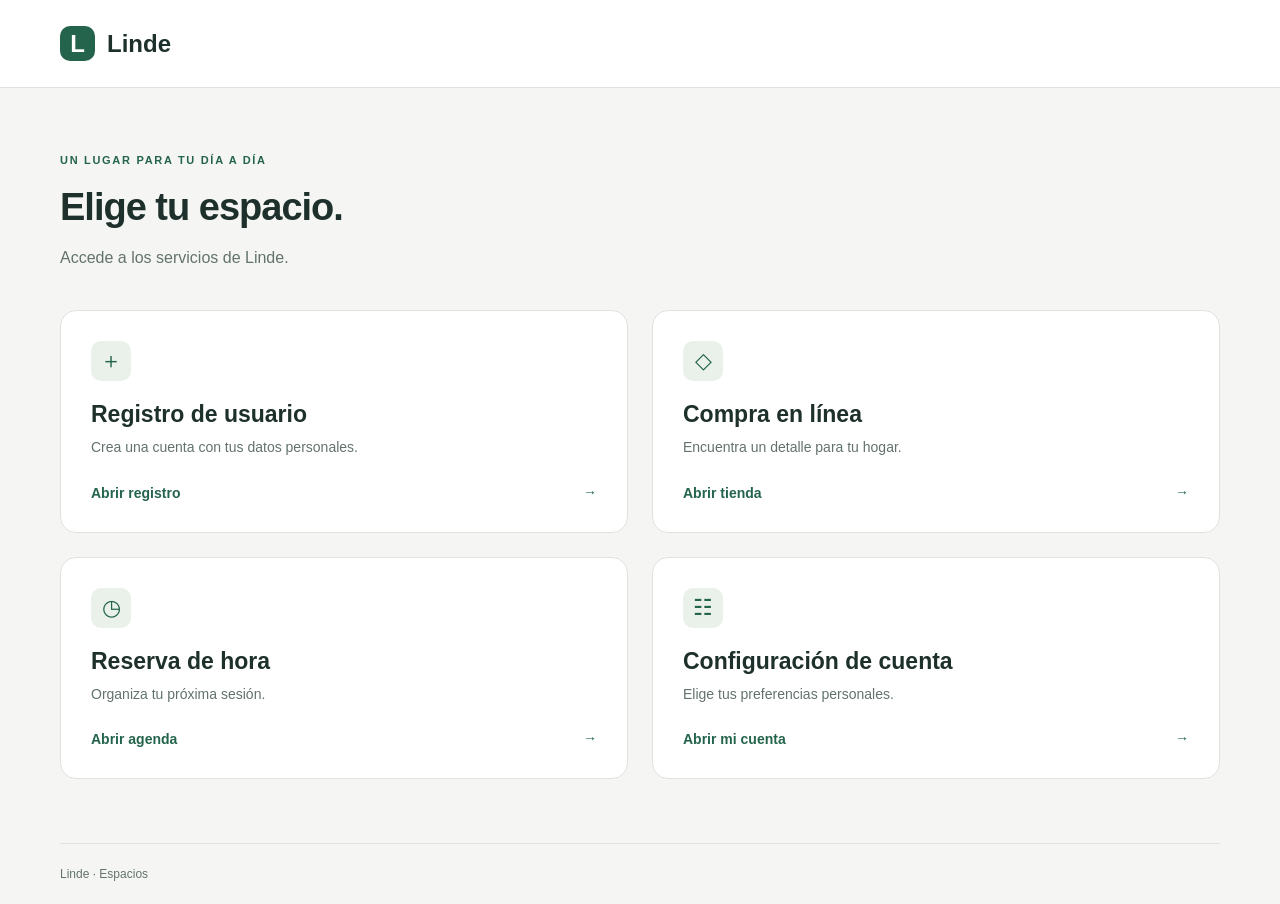
<file: index.html>
<!doctype html>
<html lang="es">
<head>
  <meta charset="utf-8">
  <meta name="viewport" content="width=device-width,initial-scale=1">
  <title>Espacios · Linde</title>
  <style>
    * {
      box-sizing:border-box
    }
    
    body {
      margin:0;
      background:#f5f6f3;
      color:#1e302b;
      font-family:'Segoe UI',Arial,sans-serif
    }
    
    header {
      height:88px;
      background:#fff;
      border-bottom:1px solid #dde4de;
      padding:0 max(40px,calc((100vw - 1160px)/2));
      display:flex;
      align-items:center;
      gap:12px;
      font-size:24px;
      font-weight:650
    }
    
    .mark {
      width:35px;
      height:35px;
      border-radius:10px;
      background:#24644c;
      color:white;
      display:grid;
      place-items:center
    }
    
    main {
      max-width:1160px;
      margin:auto;
      padding:64px 0
    }
    
    h1 {
      font-size:38px;
      letter-spacing:-1px;
      margin:0 0 15px
    }
    
    p {
      color:#63736b;
      line-height:1.6
    }
    
    .eyebrow {
      font-size:11px;
      color:#24644c;
      letter-spacing:1.7px;
      text-transform:uppercase;
      font-weight:650;
      margin:0 0 16px
    }
    
    .spaces {
      display:grid;
      grid-template-columns:1fr 1fr;
      gap:24px;
      margin-top:40px
    }
    
    a {
      padding:30px;
      background:white;
      border:1px solid #dde4de;
      border-radius:16px;
      color:inherit;
      text-decoration:none;
      display:block
    }
    
    a:hover {
      border-color:#24644c
    }
    
    a:focus-visible {
      outline:3px solid #96bda7;
      outline-offset:4px
    }
    
    h2 {
      font-size:23px;
      margin:20px 0 8px
    }
    
    a p {
      margin:0 0 25px;
      font-size:14px
    }
    
    .icon {
      width:40px;
      height:40px;
      border-radius:10px;
      background:#eaf1eb;
      color:#24644c;
      display:grid;
      place-items:center;
      font-size:22px
    }
    
    .entry {
      font-size:14px;
      font-weight:600;
      color:#24644c
    }
    
    .arrow {
      float:right
    }
    
    footer {
      max-width:1160px;
      margin:0 auto;
      padding:23px 0;
      border-top:1px solid #dde4de;
      font-size:12px;
      color:#63736b
    }
    
    @media(max-width:1240px) {
      main {
        padding:42px 25px
      }
      footer {
        margin:0 25px
      }
    }
    
    @media(max-width:650px) {
      .spaces {
        grid-template-columns:1fr
      }
      h1 {
        font-size:30px
      }
    }
      </style>
</head>
<body>
  <header><span class="mark">L</span>Linde</header>
  <main>
    <p class="eyebrow">Un lugar para tu día a día</p>
    <h1>Elige tu espacio.</h1>
    <p>Accede a los servicios de Linde.</p>
    <div class="spaces">
      <a href="interfaces/registro/index.html"><span class="icon" aria-hidden="true">＋</span><h2>Registro de usuario</h2><p>Crea una cuenta con tus datos personales.</p><span class="entry">Abrir registro <span class="arrow" aria-hidden="true">→</span></span></a>
      <a href="interfaces/compra/index.html"><span class="icon" aria-hidden="true">◇</span><h2>Compra en línea</h2><p>Encuentra un detalle para tu hogar.</p><span class="entry">Abrir tienda <span class="arrow" aria-hidden="true">→</span></span></a>
      <a href="interfaces/reserva/index.html"><span class="icon" aria-hidden="true">◷</span><h2>Reserva de hora</h2><p>Organiza tu próxima sesión.</p><span class="entry">Abrir agenda <span class="arrow" aria-hidden="true">→</span></span></a>
      <a href="interfaces/configuracion/index.html"><span class="icon" aria-hidden="true">☷</span><h2>Configuración de cuenta</h2><p>Elige tus preferencias personales.</p><span class="entry">Abrir mi cuenta <span class="arrow" aria-hidden="true">→</span></span></a>
    </div>
  </main>
  <footer>Linde · Espacios</footer>
</body>
</html>
</file>
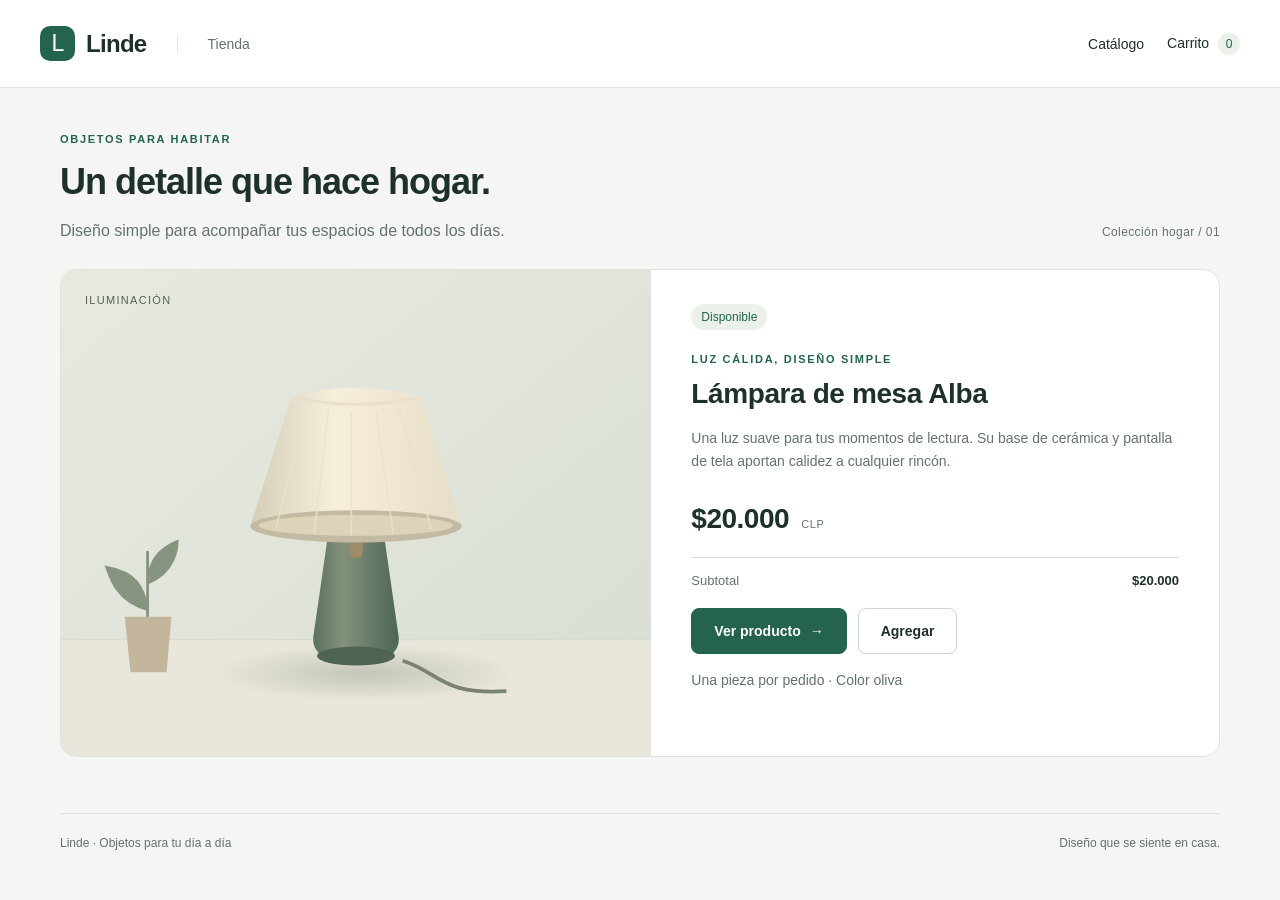
<file: interfaces/compra/index.html>
<!doctype html>
<html lang="es">
<head>
  <meta charset="utf-8">
  <meta name="viewport" content="width=device-width, initial-scale=1">
  <title>Tienda · Linde</title>
  <link rel="stylesheet" href="style.css">
</head>
<body>
  <header class="site-header">
    <div class="brand"><span class="brand-mark" aria-hidden="true">L</span>Linde</div>
    <span class="header-label">Tienda</span>
    <nav class="shop-nav" aria-label="Tienda">
      <button type="button" class="nav-button" data-view="catalogo">Catálogo</button>
      <button type="button" class="nav-button" data-view="carrito">Carrito <span class="cart-count" id="cart-count">0</span></button>
    </nav>
  </header>
  <main class="page">
    <section id="catalogo" class="view">
      <div class="catalog-heading"><div><p class="eyebrow">Objetos para habitar</p><h1 tabindex="-1">Un detalle que hace hogar.</h1><p class="lead">Diseño simple para acompañar tus espacios de todos los días.</p></div><span class="collection-note">Colección hogar / 01</span></div>
      <article class="catalog-product card">
        <div class="product-scene"><span class="scene-tag">Iluminación</span><img src="alba.svg" alt="Lámpara Alba con pantalla color crema y base verde oliva" width="620" height="510"></div>
        <div class="catalog-copy"><span class="badge">Disponible</span><p class="eyebrow product-kicker">Luz cálida, diseño simple</p><h2>Lámpara de mesa Alba</h2><p class="muted">Una luz suave para tus momentos de lectura. Su base de cerámica y pantalla de tela aportan calidez a cualquier rincón.</p><p class="price">$20.000 <span>CLP</span></p><dl class="price-summary catalog-summary"><div><dt>Subtotal</dt><dd>$20.000</dd></div></dl><div class="product-actions"><button class="button" type="button" data-view="detalle">Ver producto <span aria-hidden="true">→</span></button><button class="button secondary" type="button" id="catalog-add">Agregar</button></div><p class="product-small muted">Una pieza por pedido · Color oliva</p></div>
      </article>
    </section>

    <section id="detalle" class="view" hidden>
      <button class="text-button back-link" type="button" data-view="catalogo">← Volver al catálogo</button>
      <div class="detail-grid"><div class="product-scene detail-scene"><img src="alba.svg" alt="Lámpara de mesa Alba, pantalla de tela crema y base de cerámica oliva" width="620" height="510"></div><div class="detail-copy"><p class="eyebrow">Iluminación / Colección hogar</p><h1 tabindex="-1">Lámpara de mesa Alba</h1><p class="price">$20.000 <span>CLP</span></p><p class="muted">El equilibrio entre una base de cerámica de acabado mate y una pantalla de tela que filtra la luz. Ideal para una mesa de noche o un rincón de lectura.</p><dl class="specifications"><div><dt>Color</dt><dd>Oliva y crema</dd></div><div><dt>Medidas</dt><dd>38 cm de alto × 24 cm de diámetro</dd></div><div><dt>Incluye</dt><dd>Ampolleta LED de luz cálida</dd></div><div><dt>Cantidad</dt><dd>1 unidad</dd></div></dl><button class="button wide" type="button" id="detail-add">Añadir al carrito</button><p class="muted product-small">Disponible para tu pedido</p></div></div>
    </section>

    <section id="carrito" class="view" hidden>
      <p class="eyebrow">Tu selección</p><h1 tabindex="-1">Carrito</h1><p class="lead">Revisa tu producto antes de continuar.</p>
      <div id="cart-filled" class="cart-layout" hidden><article class="card cart-item"><div class="cart-image"><img src="alba.svg" alt="Lámpara Alba" width="160" height="145"></div><div class="cart-description"><p class="eyebrow">Iluminación</p><h2>Lámpara de mesa Alba</h2><p class="muted">Oliva y crema · Cantidad: 1</p><button class="text-button remove-button" type="button" id="remove-item">Eliminar</button></div><strong class="item-price">$20.000</strong></article><aside class="card order-summary"><h2>Resumen del pedido</h2><dl class="price-summary"><div><dt>Subtotal</dt><dd>$20.000</dd></div></dl><button class="button wide" type="button" data-view="pago">Continuar al pago <span aria-hidden="true">→</span></button></aside></div>
      <div id="cart-empty" class="card empty-cart"><div class="empty-icon" aria-hidden="true">◇</div><h2>Tu carrito está vacío</h2><p class="muted">Encuentra un detalle para tu hogar en nuestro catálogo.</p><button class="button" type="button" data-view="catalogo">Ir al catálogo</button></div>
      <button class="text-button back-link" type="button" data-view="catalogo" id="keep-shopping" hidden>← Seguir comprando</button>
    </section>

    <section id="pago" class="view" hidden>
      <button class="text-button back-link" type="button" data-view="carrito">← Volver al carrito</button><p class="eyebrow">Último paso</p><h1 tabindex="-1">Completa tu compra</h1><p class="lead">Revisa el pedido e ingresa los datos de pago.</p>
      <div class="checkout-layout"><div><section class="card delivery-address"><div class="section-number" aria-hidden="true">1</div><div><h2>Dirección de entrega</h2><p>Clara Araya · Los Alerces 184<br><span class="muted">Providencia, Región Metropolitana</span></p><span class="address-caption">Dirección ficticia para esta compra</span></div></section><form id="payment-form" class="card payment-card" novalidate autocomplete="off"><div class="form-title"><span class="section-number" aria-hidden="true">2</span><h2>Datos de pago</h2></div><p class="payment-note">Compra ficticia, sin cargos. Utiliza estos datos de ejemplo:<br><strong>4242 4242 4242 4242</strong> · Vencimiento <strong>12/30</strong> · CVC <strong>123</strong>.<br>No ingreses datos reales. La información no se envía ni se guarda.</p><div id="payment-message" class="error" role="alert" hidden></div><div class="field"><label for="card-number">Número de tarjeta</label><input id="card-number" name="card-number" type="text" inputmode="numeric" autocomplete="off" maxlength="23" placeholder="0000 0000 0000 0000"></div><div class="payment-fields"><div class="field"><label for="card-expiry">Vencimiento</label><input id="card-expiry" name="card-expiry" type="text" inputmode="numeric" autocomplete="off" maxlength="5" placeholder="MM/AA"></div><div class="field"><label for="card-cvc">CVC</label><input id="card-cvc" name="card-cvc" type="text" inputmode="numeric" autocomplete="off" maxlength="4" placeholder="000"></div></div><button class="button wide" type="submit">Pagar $24.990</button></form></div><aside class="card order-summary checkout-summary"><h2>Tu pedido</h2><div class="summary-product"><img src="alba.svg" alt="" width="80" height="80"><div><strong>Lámpara de mesa Alba</strong><p class="muted">Oliva y crema · 1 unidad</p></div></div><dl class="price-summary"><div><dt>Subtotal</dt><dd>$20.000</dd></div><div><dt>Envío</dt><dd>$4.990</dd></div><div class="total-row"><dt>Total</dt><dd>$24.990</dd></div></dl><p class="muted product-small">Valores expresados en pesos chilenos.</p></aside></div>
    </section>

    <section id="confirmacion" class="view" hidden>
      <article class="card confirmation-card"><div class="success-mark" aria-hidden="true">✓</div><p class="eyebrow">Pedido LD-1042</p><h1 tabindex="-1">Tu compra está lista.</h1><p class="lead">El pedido de tu lámpara de mesa Alba se completó correctamente.</p><div class="confirmation-detail"><span>Total de la compra</span><strong>$24.990</strong></div><p class="muted">Esta compra es ficticia. No se realizó ningún cargo.</p><button class="button" type="button" id="finish-shopping">Volver a la tienda</button></article>
    </section>
  </main>
  <footer class="footer"><span>Linde · Objetos para tu día a día</span><span>Diseño que se siente en casa.</span></footer>
  <script src="app.js"></script>
</body>
</html>
</file>
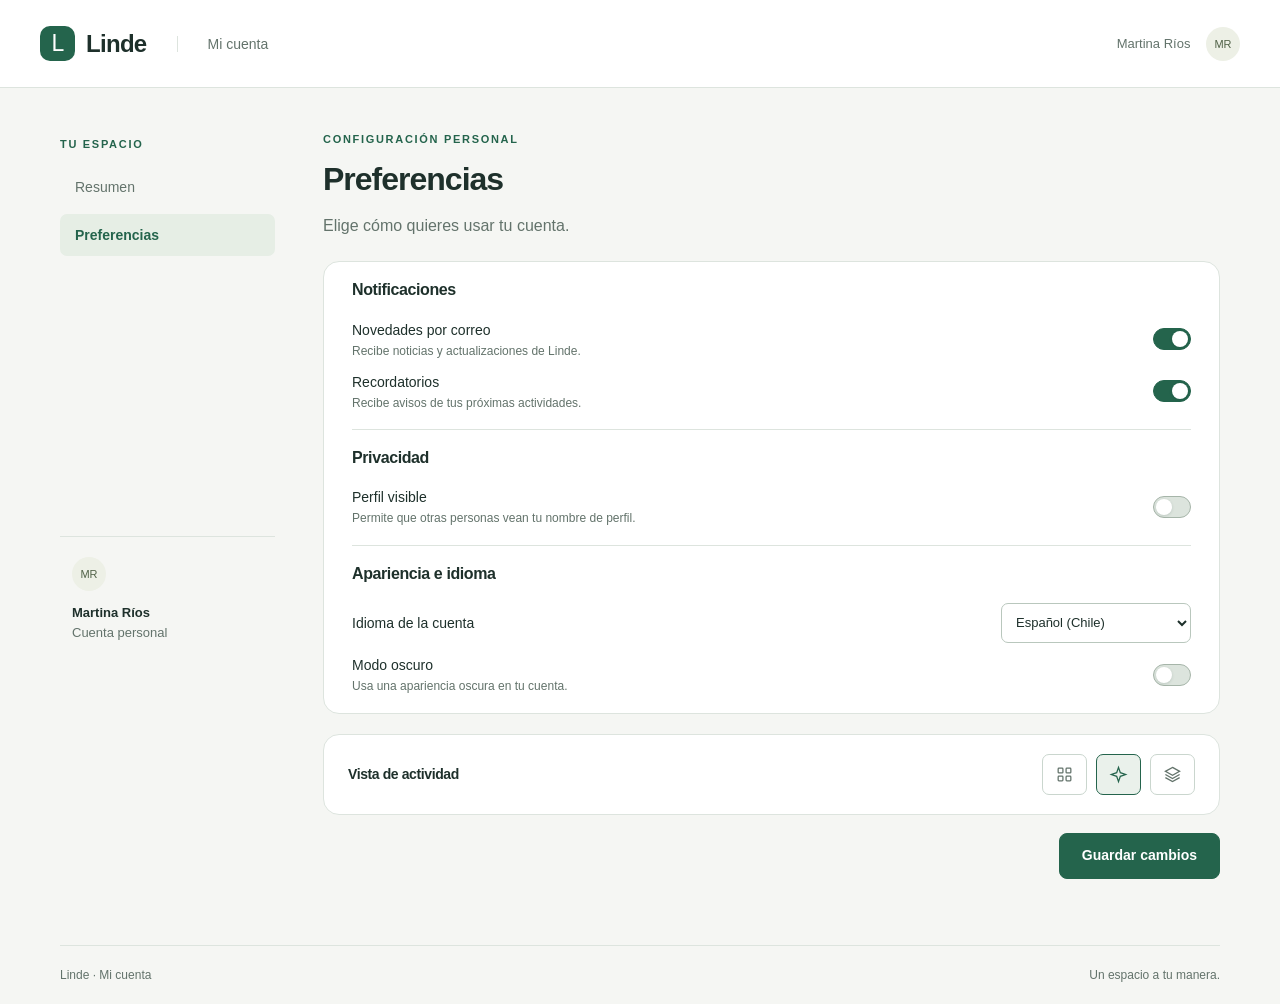
<file: interfaces/configuracion/index.html>
<!doctype html>
<html lang="es"><head><meta charset="utf-8"><meta name="viewport" content="width=device-width,initial-scale=1"><title>Mi cuenta · Linde</title><link rel="stylesheet" href="style.css"><script defer src="app.js"></script></head><body>
<header class="site-header"><div class="brand"><span class="brand-mark">L</span>Linde</div><span class="header-label">Mi cuenta</span><span class="header-end">Martina Ríos <span class="avatar">MR</span></span></header>
<div class="page"><div class="account-layout"><aside><p class="eyebrow">Tu espacio</p><nav aria-label="Cuenta"><button data-view="overview">Resumen</button><button data-view="preferences" class="current" aria-current="page">Preferencias</button></nav><div class="account-note"><span class="avatar">MR</span><strong>Martina Ríos</strong><span>Cuenta personal</span></div></aside><main id="content"></main></div></div>
<footer class="footer"><span>Linde · Mi cuenta</span><span>Un espacio a tu manera.</span></footer></body></html>
</file>
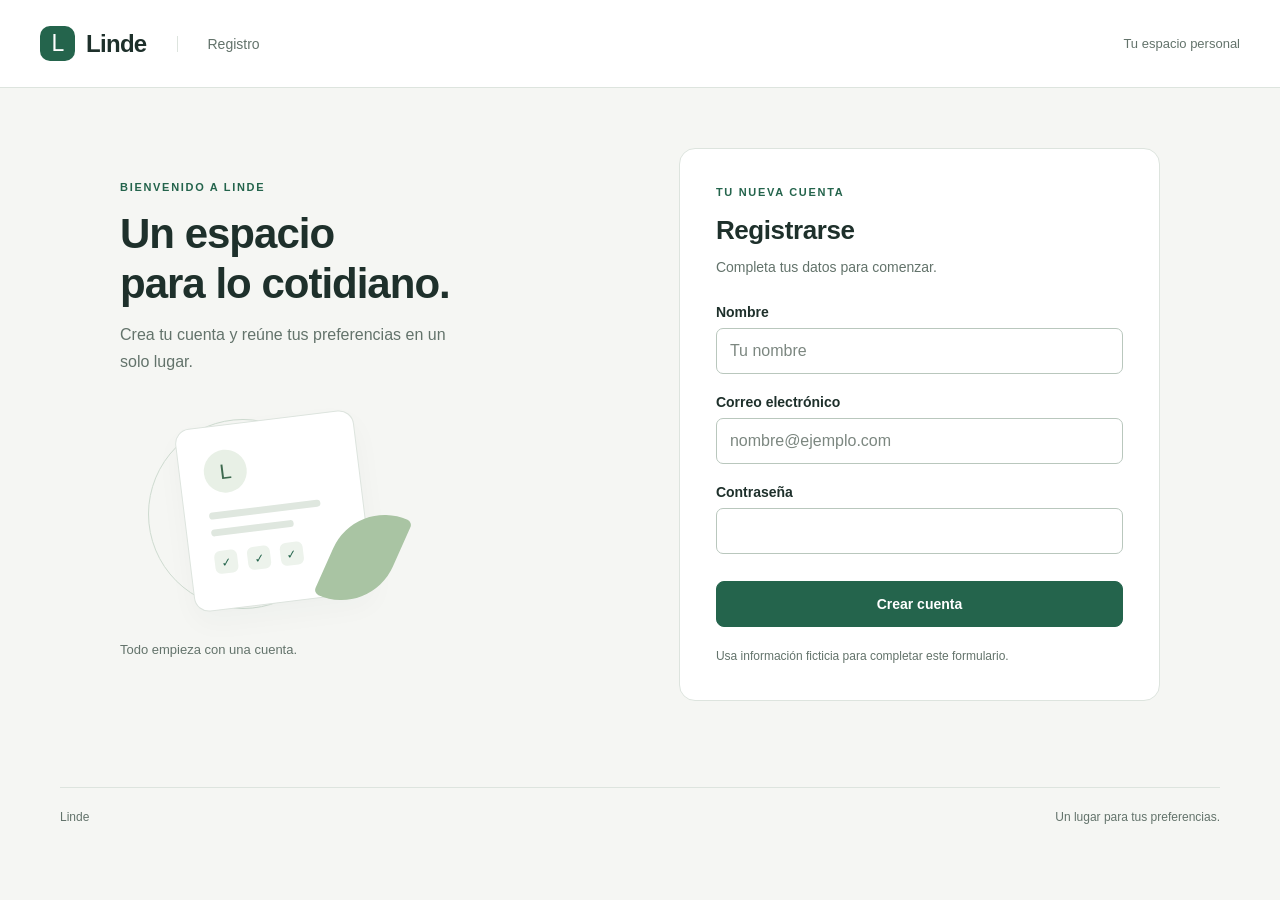
<file: interfaces/registro/index.html>
<!doctype html>
<html lang="es">
<head>
  <meta charset="utf-8">
  <meta name="viewport" content="width=device-width,initial-scale=1">
  <title>Crear cuenta · Linde</title>
  <link rel="stylesheet" href="style.css">
  <script src="app.js" defer></script>
</head>
<body>
  <header class="site-header">
    <div class="brand"><span class="brand-mark" aria-hidden="true">L</span>Linde</div>
    <span class="header-label">Registro</span>
    <span class="header-end">Tu espacio personal</span>
  </header>
  <main class="page">
    <div class="registration-layout" id="registration-view">
      <section class="intro" aria-labelledby="intro-title">
        <p class="eyebrow">Bienvenido a Linde</p>
        <h1 id="intro-title">Un espacio<br>para lo cotidiano.</h1>
        <p class="lead">Crea tu cuenta y reúne tus preferencias en un solo lugar.</p>
        <div class="intro-illustration" aria-hidden="true">
          <div class="illustration-ring"></div>
          <div class="illustration-sheet">
            <div class="illustration-avatar">L</div>
            <div class="illustration-line wide"></div>
            <div class="illustration-line"></div>
            <div class="illustration-chip"><span>✓</span><span>✓</span><span>✓</span></div>
          </div>
          <div class="illustration-leaf"></div>
        </div>
        <p class="intro-caption">Todo empieza con una cuenta.</p>
      </section>
      <section class="card form-card" aria-labelledby="form-title">
        <p class="eyebrow">Tu nueva cuenta</p>
        <h2 id="form-title">Registrarse</h2>
        <p class="muted form-description">Completa tus datos para comenzar.</p>
        <div id="form-message" class="notice" role="alert"></div>
        <aside id="password-guide" class="password-guide" aria-labelledby="password-guide-title" hidden>
          <h3 id="password-guide-title">Requisitos de contraseña</h3>
          <ul><li>Mínimo 8 caracteres</li><li>Al menos una letra mayúscula</li><li>Al menos un número</li></ul>
        </aside>
        <form id="registration-form" novalidate>
          <div class="field">
            <label for="full-name">Nombre</label>
            <input id="full-name" name="name" type="text" autocomplete="name" placeholder="Tu nombre" required>
          </div>
          <div class="field">
            <label for="email">Correo electrónico</label>
            <input id="email" name="email" type="email" autocomplete="email" placeholder="nombre@ejemplo.com" required>
          </div>
          <div class="field">
            <label for="password">Contraseña</label>
            <input id="password" name="password" type="password" autocomplete="new-password" required>
          </div>
          <button type="submit" class="button submit-button" id="submit-button">Crear cuenta</button>
        </form>
        <p class="form-footnote">Usa información ficticia para completar este formulario.</p>
      </section>
    </div>
    <section class="card confirmation-card" id="confirmation-view" aria-labelledby="confirmation-title" hidden>
      <div class="success-mark" aria-hidden="true">✓</div>
      <p class="eyebrow">Ya eres parte de Linde</p>
      <h1 id="confirmation-title" tabindex="-1">Tu cuenta fue creada</h1>
      <p id="confirmation-greeting"></p>
      <div class="account-summary"><span class="muted">Correo de la cuenta</span><strong id="confirmation-email"></strong></div>
      <p class="confirmation-note muted">La creación de tu cuenta se completó correctamente.</p>
    </section>
  </main>
  <footer class="footer"><span>Linde</span><span>Un lugar para tus preferencias.</span></footer>
</body>
</html>
</file>
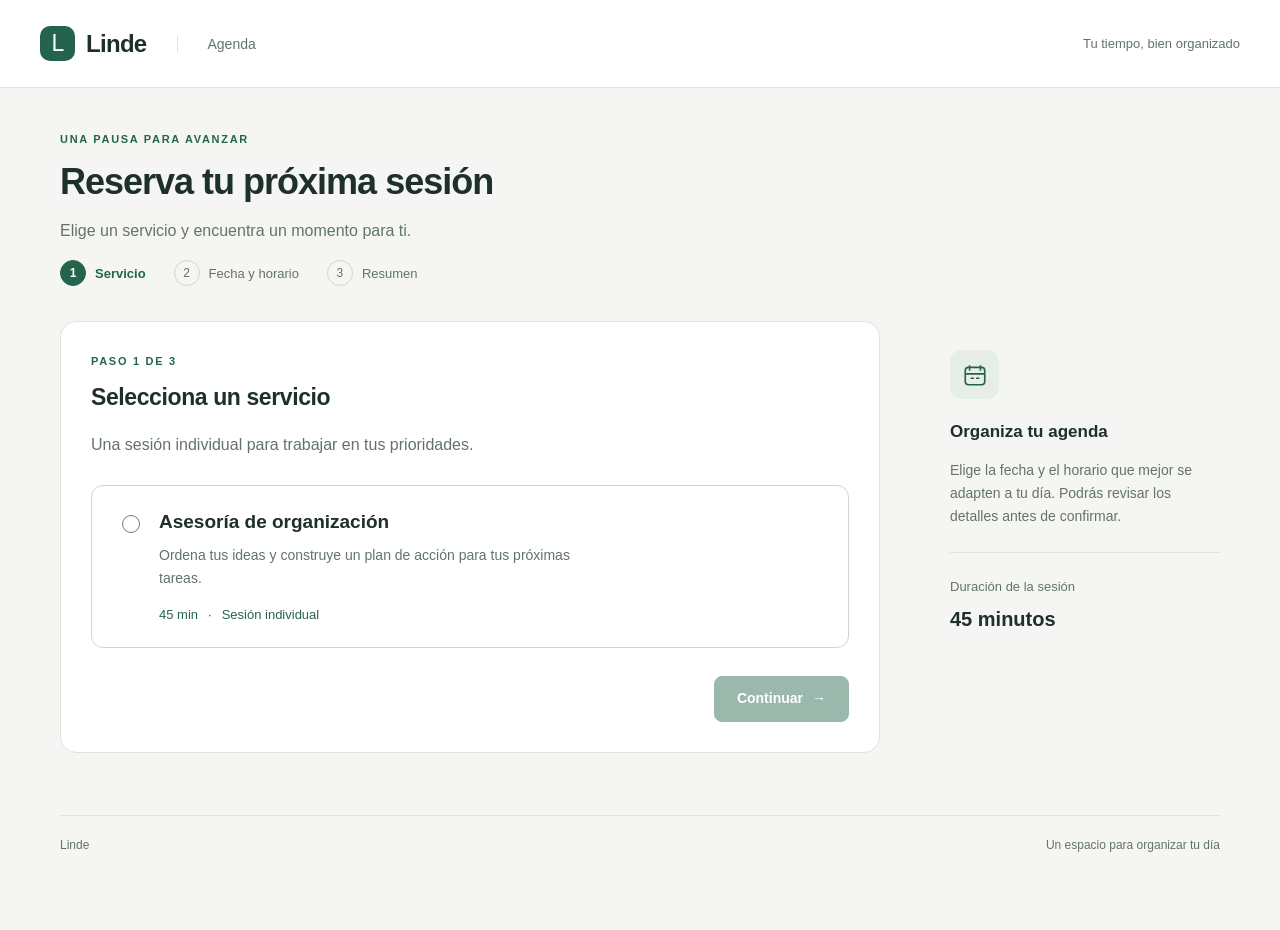
<file: interfaces/reserva/index.html>
<!doctype html>
<html lang="es">
<head>
  <meta charset="utf-8">
  <meta name="viewport" content="width=device-width, initial-scale=1">
  <title>Reserva de hora · Linde</title>
  <link rel="stylesheet" href="style.css">
  <script src="app.js" defer></script>
</head>
<body>
  <header class="site-header">
    <div class="brand"><span class="brand-mark" aria-hidden="true">L</span>Linde</div>
    <span class="header-label">Agenda</span>
    <span class="header-end">Tu tiempo, bien organizado</span>
  </header>
  <main class="page">
    <p class="eyebrow">Una pausa para avanzar</p>
    <h1 id="page-title" tabindex="-1">Reserva tu próxima sesión</h1>
    <p class="lead" id="page-intro">Elige un servicio y encuentra un momento para ti.</p>
    <ol class="steps" aria-label="Pasos de la reserva">
      <li class="active" aria-current="step"><span class="step-number">1</span>Servicio</li>
      <li><span class="step-number">2</span>Fecha y horario</li>
      <li><span class="step-number">3</span>Resumen</li>
    </ol>

    <section id="service-panel" class="booking-layout" aria-label="Selección de servicio">
      <div class="card">
        <p class="eyebrow">Paso 1 de 3</p>
        <h2>Selecciona un servicio</h2>
        <p class="muted">Una sesión individual para trabajar en tus prioridades.</p>
        <label class="service-option">
          <input type="radio" name="service" value="organizacion" id="service-choice">
          <span class="service-copy">
            <strong>Asesoría de organización</strong>
            <span class="muted">Ordena tus ideas y construye un plan de acción para tus próximas tareas.</span>
            <span class="service-meta">45 min <span aria-hidden="true">·</span> Sesión individual</span>
          </span>
        </label>
        <div class="actions align-right"><button type="button" class="button" id="service-next" disabled>Continuar <span aria-hidden="true">→</span></button></div>
      </div>
      <aside class="side-note">
        <span class="note-icon" aria-hidden="true"><svg viewBox="0 0 24 24" width="26" height="26" fill="none" stroke="currentColor" stroke-width="1.5"><rect x="3" y="5" width="18" height="16" rx="3"/><path d="M7 3v5m10-5v5M3 11h18M8 15h3m2 0h3"/></svg></span>
        <h3>Organiza tu agenda</h3>
        <p class="muted">Elige la fecha y el horario que mejor se adapten a tu día. Podrás revisar los detalles antes de confirmar.</p>
        <div class="divider"></div>
        <small class="muted">Duración de la sesión</small>
        <p class="duration">45 minutos</p>
      </aside>
    </section>

    <section id="schedule-panel" class="card" aria-label="Selección de fecha y horario" hidden>
      <p class="eyebrow">Paso 2 de 3</p>
      <h2>Elige fecha y horario</h2>
      <p class="muted">Asesoría de organización <span aria-hidden="true">·</span> 45 min</p>
      <div class="schedule-layout">
        <div class="calendar-column">
          <h3 class="month-label">Octubre 2026</h3>
          <div class="weekdays" aria-hidden="true"><span>L</span><span>M</span><span>M</span><span>J</span><span>V</span><span>S</span><span>D</span></div>
          <div class="calendar" id="calendar" aria-label="Fechas de octubre de 2026"></div>
        </div>
        <div class="time-column">
          <h3>Horarios</h3>
          <p class="muted selected-date" id="date-label">Selecciona una fecha para ver los horarios.</p>
          <div class="time-slots" id="time-slots"></div>
          <p class="notice" id="slot-message" role="status" aria-live="polite"></p>
          <p class="time-note" id="time-note" hidden>Hora local de Santiago.</p>
        </div>
      </div>
      <div class="actions"><button type="button" class="button secondary" id="schedule-back">Volver</button><button type="button" class="button" id="schedule-next" disabled>Revisar reserva <span aria-hidden="true">→</span></button></div>
    </section>

    <section id="review-panel" class="review-layout" aria-label="Resumen de la reserva" hidden>
      <div class="card">
        <p class="eyebrow">Paso 3 de 3</p>
        <h2>Revisa tu reserva</h2>
        <p class="muted">Comprueba los detalles antes de confirmar.</p>
        <dl class="details">
          <div><dt>Servicio</dt><dd>Asesoría de organización</dd></div>
          <div><dt>Fecha</dt><dd id="review-date"></dd></div>
          <div><dt>Horario</dt><dd id="review-time"></dd></div>
          <div><dt>Duración</dt><dd>45 minutos</dd></div>
        </dl>
        <div class="actions"><button type="button" class="button secondary" id="review-back">Volver</button><button type="button" class="button" id="confirm-booking">Confirmar reserva</button></div>
      </div>
      <aside class="side-note"><span class="badge">Casi listo</span><h3 class="aside-heading">Un momento para ti</h3><p class="muted">Tu sesión quedará reservada al confirmar. Los detalles aparecerán en la siguiente pantalla.</p></aside>
    </section>

    <section id="success-panel" class="card success-card" aria-label="Confirmación de reserva" hidden>
      <div class="success-mark" aria-hidden="true">✓</div>
      <span class="badge">Reserva confirmada</span>
      <h2>Tu sesión está reservada</h2>
      <p class="muted">Ya tienes un espacio en nuestra agenda.</p>
      <dl class="details">
        <div><dt>Servicio</dt><dd>Asesoría de organización</dd></div>
        <div><dt>Fecha</dt><dd id="success-date"></dd></div>
        <div><dt>Horario</dt><dd id="success-time"></dd></div>
        <div><dt>Duración</dt><dd>45 minutos</dd></div>
        <div><dt>Referencia</dt><dd>LN-261012</dd></div>
      </dl>
    </section>
    <footer class="footer"><span>Linde</span><span>Un espacio para organizar tu día</span></footer>
  </main>
</body>
</html>
</file>
<file: interfaces/compra/style.css>
:root {
  font-family:'Segoe UI',Arial,sans-serif;
  color:#1e302b;
  background:#f5f6f3;
  font-size:16px;
  font-synthesis:none;
  --ink:#1e302b;
  --muted:#63736b;
  --green:#24644c;
  --line:#dde4de;
  --soft:#eaf1eb;
  --white:#fff;
  --radius:16px
}

* {
  box-sizing:border-box
}

body {
  margin:0;
  min-height:100vh
}

button,input,select {
  font:inherit
}

button,a,input,select {
  -webkit-tap-highlight-color:transparent
}

button {
  cursor:pointer
}

a {
  color:var(--green);
  text-underline-offset:4px
}

button:focus-visible,a:focus-visible,input:focus-visible,select:focus-visible {
  outline:3px solid #96bda7;
  outline-offset:3px
}

button:disabled {
  cursor:default
}

button {
  border:0
}

h1,h2,h3,p {
  margin-top:0
}

h1 {
  font-size:36px;
  line-height:1.18;
  letter-spacing:-1px;
  font-weight:650;
  margin-bottom:14px
}

h2 {
  font-size:23px;
  line-height:1.3;
  letter-spacing:-.4px
}

h3 {
  font-size:17px
}

p {
  line-height:1.65
}

small {
  font-size:13px
}

svg {
  vertical-align:middle
}

.site-header {
  height:88px;
  background:#fff;
  border-bottom:1px solid var(--line);
  display:flex;
  align-items:center;
  padding:0 max(40px,calc((100vw - 1240px)/2));
  gap:30px
}

.brand {
  display:flex;
  align-items:center;
  gap:11px;
  color:var(--ink);
  text-decoration:none;
  font-size:24px;
  font-weight:650;
  letter-spacing:-.7px
}

.brand-mark {
  width:35px;
  height:35px;
  border-radius:10px;
  background:var(--green);
  color:white;
  display:grid;
  place-items:center;
  font-size:23px;
  font-weight:500
}

.header-label {
  border-left:1px solid var(--line);
  padding-left:30px;
  color:var(--muted);
  font-size:14px
}

.header-end {
  margin-left:auto;
  color:var(--muted);
  font-size:13px
}

.page {
  max-width:1240px;
  margin:auto;
  padding:42px 40px 56px
}

.eyebrow {
  color:var(--green);
  text-transform:uppercase;
  letter-spacing:1.7px;
  font-weight:650;
  font-size:11px;
  margin-bottom:13px
}

.muted {
  color:var(--muted)
}

.lead {
  font-size:16px;
  color:var(--muted);
  max-width:620px
}

.card {
  background:white;
  border:1px solid var(--line);
  border-radius:var(--radius);
  padding:30px
}

.button,.btn {
  border:1px solid var(--green);
  border-radius:8px;
  min-height:46px;
  display:inline-flex;
  align-items:center;
  justify-content:center;
  gap:9px;
  padding:11px 22px;
  background:var(--green);
  color:white;
  font-size:14px;
  font-weight:600;
  text-decoration:none;
  line-height:1.5
}

.button:hover,.btn:hover {
  background:#1c523d
}

.button.secondary,.btn.secondary {
  background:#fff;
  color:var(--ink);
  border-color:#ccd8ce
}

.button.secondary:hover,.btn.secondary:hover {
  background:#f1f5f0
}

.text-button {
  background:none;
  color:var(--green);
  padding:7px 0;
  border:0;
  text-decoration:underline;
  text-underline-offset:4px;
  font-size:14px
}

.field {
  display:flex;
  flex-direction:column;
  gap:8px;
  margin-bottom:20px
}

.field label {
  font-size:14px;
  font-weight:600
}

input:not([type=checkbox]):not([type=radio]),select {
  border:1px solid #b9c7bd;
  background:white;
  color:var(--ink);
  border-radius:7px;
  padding:12px 13px;
  min-height:46px;
  width:100%
}

input::placeholder {
  color:#7c8780
}

input[type=checkbox],input[type=radio] {
  accent-color:var(--green);
  width:18px;
  height:18px
}

fieldset {
  border:0;
  margin:0;
  padding:0
}

legend {
  font-weight:600;
  margin-bottom:12px
}

.notice,.error {
  padding:14px 16px;
  border-radius:8px;
  font-size:14px;
  line-height:1.5;
  background:#faf0e8;
  color:#75432e;
  border:1px solid #ebd5c3;
  margin-bottom:22px
}

.notice:empty,.error:empty,[hidden] {
  display:none!important
}

.divider {
  height:1px;
  background:var(--line);
  margin:24px 0
}

.steps {
  list-style:none;
  display:flex;
  gap:28px;
  padding:0;
  margin:0 0 35px;
  font-size:13px;
  color:var(--muted)
}

.steps li {
  display:flex;
  align-items:center;
  gap:9px
}

.steps .step-number {
  width:26px;
  height:26px;
  border:1px solid #cbd7ce;
  border-radius:50%;
  display:grid;
  place-items:center;
  font-size:12px
}

.steps .active {
  color:var(--green);
  font-weight:600
}

.steps .active .step-number {
  color:white;
  background:var(--green);
  border-color:var(--green)
}

.actions {
  display:flex;
  align-items:center;
  justify-content:space-between;
  gap:16px;
  margin-top:28px
}

.badge {
  display:inline-flex;
  align-items:center;
  gap:6px;
  border-radius:30px;
  background:var(--soft);
  color:var(--green);
  padding:6px 10px;
  font-size:12px;
  font-weight:500
}

.success-mark {
  height:58px;
  width:58px;
  display:grid;
  place-items:center;
  background:var(--soft);
  border-radius:50%;
  font-size:28px;
  color:var(--green);
  margin-bottom:24px
}

.footer {
  max-width:1160px;
  margin:10px auto 0;
  padding:22px 0;
  border-top:1px solid var(--line);
  display:flex;
  justify-content:space-between;
  font-size:12px;
  color:var(--muted)
}

@media(max-width:760px) {
  .site-header {
    padding:0 22px;
    height:75px;
    gap:18px
  }
  .header-label {
    padding-left:18px
  }
  .header-end {
    display:none
  }
  .page {
    padding:28px 22px
  }
  .card {
    padding:23px
  }
  h1 {
    font-size:30px
  }
  .steps {
    gap:12px;
    flex-wrap:wrap
  }
  .footer {
    margin:0 22px;
    gap:15px
  }
}

.shop-nav {
  margin-left:auto;
  display:flex;
  gap:23px;
  align-items:center
}

.nav-button {
  padding:10px 0;
  background:none;
  color:var(--ink);
  font-size:14px
}

.nav-button:hover {
  color:var(--green)
}

.cart-count {
  display:inline-grid;
  place-items:center;
  min-width:22px;
  height:22px;
  background:var(--soft);
  border-radius:50%;
  margin-left:5px;
  font-size:12px;
  color:var(--green)
}

.catalog-heading {
  display:flex;
  justify-content:space-between;
  align-items:flex-end;
  margin-bottom:25px
}

.catalog-heading .lead {
  margin-bottom:0
}

.collection-note {
  color:var(--muted);
  font-size:12px;
  letter-spacing:.4px;
  padding-bottom:5px
}

.catalog-product {
  padding:0;
  display:grid;
  grid-template-columns:1.04fr 1fr;
  overflow:hidden;
  min-height:465px
}

.product-scene {
  position:relative;
  background:#e3e7dc;
  display:flex;
  align-items:center;
  justify-content:center;
  overflow:hidden
}

.product-scene img {
  display:block;
  width:100%;
  height:auto
}

.scene-tag {
  position:absolute;
  top:24px;
  left:24px;
  font-size:11px;
  text-transform:uppercase;
  letter-spacing:1.3px;
  color:#526454
}

.catalog-copy {
  padding:34px 40px
}

.catalog-copy h2 {
  font-size:28px;
  margin-bottom:14px
}

.product-kicker {
  margin-top:20px;
  margin-bottom:8px
}

.catalog-copy .muted {
  font-size:14px;
  line-height:1.7
}

.price {
  font-size:28px;
  font-weight:600;
  margin:22px 0 15px;
  letter-spacing:-.5px
}

.price span {
  font-size:11px;
  color:var(--muted);
  font-weight:400;
  letter-spacing:.5px;
  margin-left:5px
}

.product-actions {
  display:flex;
  gap:11px;
  margin-top:20px;
  flex-wrap:wrap
}

.product-small {
  font-size:12px;
  margin:15px 0 0
}

.price-summary {
  margin:24px 0
}

.price-summary div {
  display:flex;
  align-items:center;
  justify-content:space-between;
  gap:16px;
  margin:15px 0;
  font-size:14px
}

.price-summary dt {
  color:var(--muted)
}

.price-summary dd {
  margin:0;
  font-weight:600
}

.catalog-summary {
  border-top:1px solid var(--line);
  padding-top:3px;
  margin:14px 0 0
}

.catalog-summary div {
  font-size:13px;
  margin:12px 0
}

.back-link {
  margin:0 0 25px;
  display:inline-block
}

.detail-grid {
  display:grid;
  grid-template-columns:1.05fr 1fr;
  gap:60px;
  align-items:start
}

.detail-scene {
  border-radius:16px;
  border:1px solid var(--line)
}

.detail-copy {
  padding-top:12px
}

.detail-copy h1 {
  max-width:420px
}

.detail-copy .muted {
  font-size:15px
}

.specifications {
  font-size:13px;
  margin:27px 0;
  border-top:1px solid var(--line)
}

.specifications div {
  display:flex;
  justify-content:space-between;
  gap:20px;
  border-bottom:1px solid var(--line);
  padding:14px 0
}

.specifications dt {
  color:var(--muted)
}

.specifications dd {
  margin:0;
  text-align:right
}

.wide {
  width:100%
}

.cart-layout {
  display:grid;
  grid-template-columns:minmax(0,1fr) 355px;
  gap:26px;
  margin-top:30px;
  align-items:start
}

.cart-item {
  display:flex;
  padding:24px;
  align-items:center;
  gap:24px
}

.cart-image {
  width:138px;
  flex-shrink:0;
  border-radius:9px;
  overflow:hidden
}

.cart-image img {
  width:100%;
  height:auto;
  display:block
}

.cart-description h2 {
  font-size:19px;
  margin-bottom:7px
}

.cart-description p {
  font-size:13px;
  margin-bottom:7px
}

.cart-description .eyebrow {
  font-size:10px;
  margin-bottom:7px
}

.item-price {
  margin-left:auto;
  align-self:flex-start;
  margin-top:10px;
  font-size:14px;
  white-space:nowrap
}

.remove-button {
  font-size:13px
}

.order-summary h2 {
  font-size:19px;
  margin-bottom:0
}

.order-summary .price-summary {
  padding:6px 0 12px;
  border-bottom:1px solid var(--line)
}

.empty-cart {
  text-align:center;
  padding:55px 25px;
  margin-top:30px
}

.empty-cart p {
  font-size:14px
}

.empty-icon {
  font-size:46px;
  color:var(--green);
  margin-bottom:17px
}

.empty-cart h2 {
  margin-bottom:10px
}

.cart-layout+button.back-link {
  margin-top:25px
}

.checkout-layout {
  display:grid;
  grid-template-columns:minmax(0,1fr) 370px;
  gap:28px;
  margin-top:25px;
  align-items:start
}

.delivery-address {
  display:flex;
  gap:16px;
  margin-bottom:20px;
  padding:22px 27px
}

.delivery-address h2 {
  font-size:18px;
  margin:3px 0 10px
}

.delivery-address p {
  font-size:14px;
  line-height:1.65;
  margin-bottom:9px
}

.address-caption {
  font-size:12px;
  color:var(--muted)
}

.section-number {
  border:1px solid var(--line);
  color:var(--green);
  border-radius:50%;
  height:28px;
  width:28px;
  flex:0 0 28px;
  display:grid;
  place-items:center;
  font-size:12px
}

.payment-card {
  padding:26px
}

.form-title {
  display:flex;
  align-items:center;
  gap:15px;
  margin-bottom:18px
}

.form-title h2 {
  font-size:18px;
  margin:0
}

.payment-note {
  font-size:12px;
  line-height:1.7;
  background:#f2f5f0;
  color:#52675b;
  border-radius:8px;
  padding:13px 15px;
  margin-bottom:20px
}

.payment-note strong {
  font-weight:600
}

.payment-fields {
  display:grid;
  grid-template-columns:1fr 1fr;
  gap:22px
}

.payment-card .field {
  margin-bottom:17px
}

.summary-product {
  display:flex;
  align-items:center;
  gap:12px;
  margin-top:24px
}

.summary-product img {
  width:74px;
  height:74px;
  object-fit:cover;
  border-radius:7px
}

.summary-product strong {
  font-size:13px
}

.summary-product p {
  font-size:11px;
  margin:6px 0 0;
  line-height:1.4
}

.price-summary .total-row {
  padding-top:18px;
  margin-top:20px;
  border-top:1px solid var(--line);
  font-size:19px
}

.total-row dt {
  color:var(--ink);
  font-weight:600
}

.checkout-summary .price-summary {
  border-bottom:0;
  margin-bottom:0;
  padding-bottom:0
}

.confirmation-card {
  max-width:690px;
  margin:38px auto 45px;
  padding:46px
}

.confirmation-card .lead {
  font-size:17px
}

.confirmation-detail {
  display:flex;
  justify-content:space-between;
  border-top:1px solid var(--line);
  border-bottom:1px solid var(--line);
  padding:23px 0;
  margin:28px 0;
  font-size:16px
}

.confirmation-detail strong {
  font-size:21px
}

.confirmation-card>.muted {
  font-size:14px;
  margin-bottom:25px
}

.field-message {
  font-size:12px;
  color:#9c342d
}

input[aria-invalid=true] {
  border-color:#ba4f42!important
}

.delivery-total {
  border-top:1px solid var(--line);
  padding-top:15px
}

h1:focus {
  outline:none
}

.footer {
  margin-top:0
}

@media(max-width:1000px) {
  .catalog-copy {
    padding:26px
  }
  .detail-grid {
    gap:30px
  }
  .cart-layout {
    grid-template-columns:1fr 310px
  }
  .cart-item {
    gap:14px;
    flex-wrap:wrap
  }
  .item-price {
    margin-left:0
  }
  .checkout-layout {
    grid-template-columns:1fr 315px
  }
}

@media(max-width:760px) {
  .catalog-heading {
    display:block
  }
  .collection-note {
    display:none
  }
  .catalog-product,.detail-grid,.cart-layout,.checkout-layout {
    grid-template-columns:1fr
  }
  .product-scene img {
    max-height:430px;
    object-fit:cover
  }
  .catalog-copy {
    padding:25px
  }
  .detail-grid {
    gap:20px
  }
  .shop-nav {
    gap:14px
  }
  .cart-item {
    flex-wrap:wrap
  }
  .cart-image {
    width:100px
  }
  .item-price {
    margin-left:auto
  }
  .confirmation-card {
    margin:0;
    padding:27px
  }
  .payment-card {
    padding:23px
  }
  .footer span:last-child {
    display:none
  }
}
</file>
<file: interfaces/configuracion/style.css>
:root {
  font-family:'Segoe UI',Arial,sans-serif;
  color:#1e302b;
  background:#f5f6f3;
  font-size:16px;
  font-synthesis:none;
  --ink:#1e302b;
  --muted:#63736b;
  --green:#24644c;
  --line:#dde4de;
  --soft:#eaf1eb;
  --white:#fff;
  --radius:16px
}

* {
  box-sizing:border-box
}

body {
  margin:0;
  min-height:100vh
}

button,input,select {
  font:inherit
}

button,a,input,select {
  -webkit-tap-highlight-color:transparent
}

button {
  cursor:pointer
}

a {
  color:var(--green);
  text-underline-offset:4px
}

button:focus-visible,a:focus-visible,input:focus-visible,select:focus-visible {
  outline:3px solid #96bda7;
  outline-offset:3px
}

button:disabled {
  cursor:default
}

button {
  border:0
}

h1,h2,h3,p {
  margin-top:0
}

h1 {
  font-size:36px;
  line-height:1.18;
  letter-spacing:-1px;
  font-weight:650;
  margin-bottom:14px
}

h2 {
  font-size:23px;
  line-height:1.3;
  letter-spacing:-.4px
}

h3 {
  font-size:17px
}

p {
  line-height:1.65
}

small {
  font-size:13px
}

svg {
  vertical-align:middle
}

.site-header {
  height:88px;
  background:#fff;
  border-bottom:1px solid var(--line);
  display:flex;
  align-items:center;
  padding:0 max(40px,calc((100vw - 1240px)/2));
  gap:30px
}

.brand {
  display:flex;
  align-items:center;
  gap:11px;
  color:var(--ink);
  text-decoration:none;
  font-size:24px;
  font-weight:650;
  letter-spacing:-.7px
}

.brand-mark {
  width:35px;
  height:35px;
  border-radius:10px;
  background:var(--green);
  color:white;
  display:grid;
  place-items:center;
  font-size:23px;
  font-weight:500
}

.header-label {
  border-left:1px solid var(--line);
  padding-left:30px;
  color:var(--muted);
  font-size:14px
}

.header-end {
  margin-left:auto;
  color:var(--muted);
  font-size:13px
}

.page {
  max-width:1240px;
  margin:auto;
  padding:42px 40px 56px
}

.eyebrow {
  color:var(--green);
  text-transform:uppercase;
  letter-spacing:1.7px;
  font-weight:650;
  font-size:11px;
  margin-bottom:13px
}

.muted {
  color:var(--muted)
}

.lead {
  font-size:16px;
  color:var(--muted);
  max-width:620px
}

.card {
  background:white;
  border:1px solid var(--line);
  border-radius:var(--radius);
  padding:30px
}

.button,.btn {
  border:1px solid var(--green);
  border-radius:8px;
  min-height:46px;
  display:inline-flex;
  align-items:center;
  justify-content:center;
  gap:9px;
  padding:11px 22px;
  background:var(--green);
  color:white;
  font-size:14px;
  font-weight:600;
  text-decoration:none;
  line-height:1.5
}

.button:hover,.btn:hover {
  background:#1c523d
}

.button.secondary,.btn.secondary {
  background:#fff;
  color:var(--ink);
  border-color:#ccd8ce
}

.button.secondary:hover,.btn.secondary:hover {
  background:#f1f5f0
}

.text-button {
  background:none;
  color:var(--green);
  padding:7px 0;
  border:0;
  text-decoration:underline;
  text-underline-offset:4px;
  font-size:14px
}

.field {
  display:flex;
  flex-direction:column;
  gap:8px;
  margin-bottom:20px
}

.field label {
  font-size:14px;
  font-weight:600
}

input:not([type=checkbox]):not([type=radio]),select {
  border:1px solid #b9c7bd;
  background:white;
  color:var(--ink);
  border-radius:7px;
  padding:12px 13px;
  min-height:46px;
  width:100%
}

input::placeholder {
  color:#7c8780
}

input[type=checkbox],input[type=radio] {
  accent-color:var(--green);
  width:18px;
  height:18px
}

fieldset {
  border:0;
  margin:0;
  padding:0
}

legend {
  font-weight:600;
  margin-bottom:12px
}

.notice,.error {
  padding:14px 16px;
  border-radius:8px;
  font-size:14px;
  line-height:1.5;
  background:#faf0e8;
  color:#75432e;
  border:1px solid #ebd5c3;
  margin-bottom:22px
}

.notice:empty,.error:empty,[hidden] {
  display:none!important
}

.divider {
  height:1px;
  background:var(--line);
  margin:24px 0
}

.steps {
  list-style:none;
  display:flex;
  gap:28px;
  padding:0;
  margin:0 0 35px;
  font-size:13px;
  color:var(--muted)
}

.steps li {
  display:flex;
  align-items:center;
  gap:9px
}

.steps .step-number {
  width:26px;
  height:26px;
  border:1px solid #cbd7ce;
  border-radius:50%;
  display:grid;
  place-items:center;
  font-size:12px
}

.steps .active {
  color:var(--green);
  font-weight:600
}

.steps .active .step-number {
  color:white;
  background:var(--green);
  border-color:var(--green)
}

.actions {
  display:flex;
  align-items:center;
  justify-content:space-between;
  gap:16px;
  margin-top:28px
}

.badge {
  display:inline-flex;
  align-items:center;
  gap:6px;
  border-radius:30px;
  background:var(--soft);
  color:var(--green);
  padding:6px 10px;
  font-size:12px;
  font-weight:500
}

.success-mark {
  height:58px;
  width:58px;
  display:grid;
  place-items:center;
  background:var(--soft);
  border-radius:50%;
  font-size:28px;
  color:var(--green);
  margin-bottom:24px
}

.footer {
  max-width:1160px;
  margin:10px auto 0;
  padding:22px 0;
  border-top:1px solid var(--line);
  display:flex;
  justify-content:space-between;
  font-size:12px;
  color:var(--muted)
}

@media(max-width:760px) {
  .site-header {
    padding:0 22px;
    height:75px;
    gap:18px
  }
  .header-label {
    padding-left:18px
  }
  .header-end {
    display:none
  }
  .page {
    padding:28px 22px
  }
  .card {
    padding:23px
  }
  h1 {
    font-size:30px
  }
  .steps {
    gap:12px;
    flex-wrap:wrap
  }
  .footer {
    margin:0 22px;
    gap:15px
  }
}

.avatar {
  display:inline-grid;
  place-items:center;
  width:34px;
  height:34px;
  border-radius:50%;
  background:#edf0e6;
  color:#526349;
  font-size:11px;
  margin-left:12px
}

.account-layout {
  display:grid;
  grid-template-columns:215px 1fr;
  gap:48px
}

.account-layout aside {
  padding-top:5px
}

.account-layout nav {
  display:grid;
  gap:6px
}

.account-layout nav button {
  text-align:left;
  padding:13px 15px;
  border-radius:7px;
  background:transparent;
  color:var(--muted);
  font-size:14px
}

.account-layout nav button.current {
  background:#e6eee5;
  color:var(--green);
  font-weight:600
}

.account-note {
  margin-top:280px;
  padding:20px 12px;
  border-top:1px solid var(--line);
  display:grid;
  gap:5px;
  font-size:13px;
  color:var(--muted)
}

.account-note .avatar {
  margin:0 0 9px
}

.account-note strong {
  color:var(--ink)
}

.settings-heading {
  margin-bottom:22px
}

.settings-heading h1 {
  font-size:32px
}

.settings-heading .lead {
  margin-bottom:0
}

.settings-card {
  padding:0 28px
}

.setting-section {
  padding:18px 0;
  border-bottom:1px solid var(--line)
}

.setting-section:last-child {
  border:0
}

.section-title {
  font-size:16px;
  margin-bottom:18px
}

.setting-row {
  display:flex;
  align-items:center;
  justify-content:space-between;
  gap:24px;
  margin-bottom:12px;
  min-height:40px
}

.setting-row:last-child {
  margin-bottom:0
}

.setting-row label {
  font-size:14px;
  font-weight:500
}

.setting-row small {
  display:block;
  color:var(--muted);
  margin-top:5px;
  font-size:12px
}

.setting-row select {
  width:190px;
  font-size:13px;
  min-height:40px;
  padding:8px 10px
}

.switch {
  appearance:none;
  flex-shrink:0;
  width:38px!important;
  height:22px!important;
  border:1px solid #a6b5a9;
  border-radius:20px;
  background:#dce4dd;
  position:relative;
  cursor:pointer;
  margin:0
}

.switch::after {
  content:'';
  position:absolute;
  width:16px;
  height:16px;
  top:2px;
  left:2px;
  background:#fff;
  border-radius:50%;
  box-shadow:0 1px 3px #182d2625
}

.switch:checked {
  background:var(--green);
  border-color:var(--green)
}

.switch:checked::after {
  left:18px
}

.secondary-settings {
  margin-top:20px;
  display:flex;
  align-items:center;
  justify-content:space-between;
  gap:20px;
  padding:19px 24px
}

.secondary-settings h2 {
  font-size:14px;
  margin:0
}

.view-options {
  display:flex;
  gap:9px
}

.icon-option {
  padding:10px 12px;
  border-radius:7px;
  border:1px solid #cad6ce;
  background:#fff;
  color:var(--muted);
  display:flex;
  align-items:center;
  gap:8px;
  font-size:12px
}

.icon-option[aria-pressed=true] {
  background:var(--soft);
  border-color:var(--green);
  color:var(--green)
}

.icon-option svg {
  width:19px;
  height:19px
}

.save-actions {
  justify-content:flex-end;
  margin-top:18px
}

.overview-head {
  display:flex;
  align-items:center;
  gap:20px;
  margin-bottom:28px
}

.overview-head .avatar {
  width:60px;
  height:60px;
  font-size:19px;
  margin:0
}

.overview-head h2 {
  margin:0 0 5px
}

.overview-head p {
  margin:0;
  font-size:14px
}

.summary-list {
  margin:0
}

.summary-list div {
  display:flex;
  justify-content:space-between;
  padding:17px 0;
  border-bottom:1px solid var(--line);
  font-size:14px
}

.summary-list div:last-child {
  border:0
}

.summary-list dt {
  color:var(--muted)
}

.summary-list dd {
  margin:0;
  font-weight:500
}

.account-layout main {
  min-height:650px
}

.dark {
  --ink:#ecf2ed;
  --muted:#a9bab0;
  --green:#8bd3ae;
  --line:#3d5347;
  --soft:#263f32;
  background:#18271f;
  color:var(--ink)
}

.dark .site-header,.dark .card {
  background:#21342a
}

.dark .brand {
  color:var(--ink)
}

.dark .brand-mark,.dark .button {
  background:#24644c;
  color:white
}

.dark .account-layout nav button.current {
  background:#2e4838;
  color:#b7e2c9
}

.dark select,.dark .icon-option {
  background:#263c2f;
  color:var(--ink);
  border-color:#587160
}

.dark .icon-option[aria-pressed=true] {
  background:#365a43;
  color:#d3f3df
}

.dark .notice {
  background:#44382c;
  color:#f9dcc0;
  border-color:#695341
}

.dark .button.secondary {
  background:#263c2f;
  color:var(--ink)
}

.dark .switch {
  border-color:#7d9b88
}

.dark .switch:checked {
  background:#438564;
  border-color:#8bd3ae
}

@media(max-width:800px) {
  .account-layout {
    grid-template-columns:1fr;
    gap:25px
  }
  .account-layout nav {
    display:flex
  }
  .account-note {
    display:none
  }
  .account-layout main {
    min-height:0
  }
  .secondary-settings {
    flex-wrap:wrap
  }
  .setting-row {
    gap:12px
  }
  .icon-option {
    padding:9px
  }
  .icon-option span {
    display:none
  }
}
</file>
<file: interfaces/registro/style.css>
:root {
  font-family:'Segoe UI',Arial,sans-serif;
  color:#1e302b;
  background:#f5f6f3;
  font-size:16px;
  font-synthesis:none;
  --ink:#1e302b;
  --muted:#63736b;
  --green:#24644c;
  --line:#dde4de;
  --soft:#eaf1eb;
  --white:#fff;
  --radius:16px
}

* {
  box-sizing:border-box
}

body {
  margin:0;
  min-height:100vh
}

button,input,select {
  font:inherit
}

button,a,input,select {
  -webkit-tap-highlight-color:transparent
}

button {
  cursor:pointer
}

a {
  color:var(--green);
  text-underline-offset:4px
}

button:focus-visible,a:focus-visible,input:focus-visible,select:focus-visible {
  outline:3px solid #96bda7;
  outline-offset:3px
}

button:disabled {
  cursor:default
}

button {
  border:0
}

h1,h2,h3,p {
  margin-top:0
}

h1 {
  font-size:36px;
  line-height:1.18;
  letter-spacing:-1px;
  font-weight:650;
  margin-bottom:14px
}

h2 {
  font-size:23px;
  line-height:1.3;
  letter-spacing:-.4px
}

h3 {
  font-size:17px
}

p {
  line-height:1.65
}

small {
  font-size:13px
}

svg {
  vertical-align:middle
}

.site-header {
  height:88px;
  background:#fff;
  border-bottom:1px solid var(--line);
  display:flex;
  align-items:center;
  padding:0 max(40px,calc((100vw - 1240px)/2));
  gap:30px
}

.brand {
  display:flex;
  align-items:center;
  gap:11px;
  color:var(--ink);
  text-decoration:none;
  font-size:24px;
  font-weight:650;
  letter-spacing:-.7px
}

.brand-mark {
  width:35px;
  height:35px;
  border-radius:10px;
  background:var(--green);
  color:white;
  display:grid;
  place-items:center;
  font-size:23px;
  font-weight:500
}

.header-label {
  border-left:1px solid var(--line);
  padding-left:30px;
  color:var(--muted);
  font-size:14px
}

.header-end {
  margin-left:auto;
  color:var(--muted);
  font-size:13px
}

.page {
  max-width:1240px;
  margin:auto;
  padding:42px 40px 56px
}

.eyebrow {
  color:var(--green);
  text-transform:uppercase;
  letter-spacing:1.7px;
  font-weight:650;
  font-size:11px;
  margin-bottom:13px
}

.muted {
  color:var(--muted)
}

.lead {
  font-size:16px;
  color:var(--muted);
  max-width:620px
}

.card {
  background:white;
  border:1px solid var(--line);
  border-radius:var(--radius);
  padding:30px
}

.button,.btn {
  border:1px solid var(--green);
  border-radius:8px;
  min-height:46px;
  display:inline-flex;
  align-items:center;
  justify-content:center;
  gap:9px;
  padding:11px 22px;
  background:var(--green);
  color:white;
  font-size:14px;
  font-weight:600;
  text-decoration:none;
  line-height:1.5
}

.button:hover,.btn:hover {
  background:#1c523d
}

.button.secondary,.btn.secondary {
  background:#fff;
  color:var(--ink);
  border-color:#ccd8ce
}

.button.secondary:hover,.btn.secondary:hover {
  background:#f1f5f0
}

.text-button {
  background:none;
  color:var(--green);
  padding:7px 0;
  border:0;
  text-decoration:underline;
  text-underline-offset:4px;
  font-size:14px
}

.field {
  display:flex;
  flex-direction:column;
  gap:8px;
  margin-bottom:20px
}

.field label {
  font-size:14px;
  font-weight:600
}

input:not([type=checkbox]):not([type=radio]),select {
  border:1px solid #b9c7bd;
  background:white;
  color:var(--ink);
  border-radius:7px;
  padding:12px 13px;
  min-height:46px;
  width:100%
}

input::placeholder {
  color:#7c8780
}

input[type=checkbox],input[type=radio] {
  accent-color:var(--green);
  width:18px;
  height:18px
}

fieldset {
  border:0;
  margin:0;
  padding:0
}

legend {
  font-weight:600;
  margin-bottom:12px
}

.notice,.error {
  padding:14px 16px;
  border-radius:8px;
  font-size:14px;
  line-height:1.5;
  background:#faf0e8;
  color:#75432e;
  border:1px solid #ebd5c3;
  margin-bottom:22px
}

.notice:empty,.error:empty,[hidden] {
  display:none!important
}

.divider {
  height:1px;
  background:var(--line);
  margin:24px 0
}

.steps {
  list-style:none;
  display:flex;
  gap:28px;
  padding:0;
  margin:0 0 35px;
  font-size:13px;
  color:var(--muted)
}

.steps li {
  display:flex;
  align-items:center;
  gap:9px
}

.steps .step-number {
  width:26px;
  height:26px;
  border:1px solid #cbd7ce;
  border-radius:50%;
  display:grid;
  place-items:center;
  font-size:12px
}

.steps .active {
  color:var(--green);
  font-weight:600
}

.steps .active .step-number {
  color:white;
  background:var(--green);
  border-color:var(--green)
}

.actions {
  display:flex;
  align-items:center;
  justify-content:space-between;
  gap:16px;
  margin-top:28px
}

.badge {
  display:inline-flex;
  align-items:center;
  gap:6px;
  border-radius:30px;
  background:var(--soft);
  color:var(--green);
  padding:6px 10px;
  font-size:12px;
  font-weight:500
}

.success-mark {
  height:58px;
  width:58px;
  display:grid;
  place-items:center;
  background:var(--soft);
  border-radius:50%;
  font-size:28px;
  color:var(--green);
  margin-bottom:24px
}

.footer {
  max-width:1160px;
  margin:10px auto 0;
  padding:22px 0;
  border-top:1px solid var(--line);
  display:flex;
  justify-content:space-between;
  font-size:12px;
  color:var(--muted)
}

@media(max-width:760px) {
  .site-header {
    padding:0 22px;
    height:75px;
    gap:18px
  }
  .header-label {
    padding-left:18px
  }
  .header-end {
    display:none
  }
  .page {
    padding:28px 22px
  }
  .card {
    padding:23px
  }
  h1 {
    font-size:30px
  }
  .steps {
    gap:12px;
    flex-wrap:wrap
  }
  .footer {
    margin:0 22px;
    gap:15px
  }
}

.registration-layout {
  display:grid;
  grid-template-columns:minmax(0,1fr) minmax(0,1.06fr);
  gap:105px;
  align-items:start;
  max-width:1040px;
  margin:18px auto 0
}

.intro {
  padding-top:30px
}

.intro h1 {
  font-size:42px;
  line-height:1.18
}

.intro .lead {
  max-width:340px
}

.intro-illustration {
  height:210px;
  position:relative;
  margin-top:34px;
  width:300px
}

.illustration-ring {
  width:190px;
  height:190px;
  border:1px solid #cedbd0;
  border-radius:50%;
  position:absolute;
  top:10px;
  left:28px
}

.illustration-sheet {
  position:absolute;
  top:10px;
  left:64px;
  width:180px;
  height:184px;
  background:#fff;
  border:1px solid var(--line);
  border-radius:15px;
  padding:24px;
  transform:rotate(-7deg);
  box-shadow:0 12px 28px #24453108
}

.illustration-avatar {
  width:43px;
  height:43px;
  display:grid;
  place-items:center;
  background:#e8f0e6;
  border-radius:50%;
  color:#3e6a4f;
  font-size:21px
}

.illustration-line {
  height:7px;
  background:#dfe7df;
  border-radius:5px;
  width:64%;
  margin-top:10px
}

.illustration-line.wide {
  width:86%;
  margin-top:18px
}

.illustration-chip {
  display:flex;
  gap:10px;
  margin-top:15px
}

.illustration-chip span {
  width:23px;
  height:23px;
  background:#edf3ec;
  border-radius:6px;
  font-size:12px;
  display:grid;
  place-items:center;
  color:var(--green)
}

.illustration-leaf {
  position:absolute;
  width:62px;
  height:105px;
  border-radius:80px 8px 80px 8px;
  background:#a9c4a3;
  transform:rotate(24deg);
  right:26px;
  bottom:9px
}

.intro-caption {
  font-size:13px;
  color:var(--muted);
  margin-top:20px
}

.form-card {
  padding:34px 36px
}

.form-description {
  font-size:14px;
  margin-bottom:25px
}

.form-card h2 {
  font-size:26px;
  margin-bottom:8px
}

.submit-button {
  width:100%;
  margin-top:7px
}

.form-footnote {
  font-size:12px;
  line-height:1.55;
  color:var(--muted);
  margin:20px 0 0
}

.password-guide {
  padding:15px 18px;
  background:#f2f5f0;
  border:1px solid var(--line);
  border-radius:9px;
  margin-bottom:23px
}

.password-guide h3 {
  font-size:13px;
  margin-bottom:8px
}

.password-guide ul {
  padding-left:18px;
  margin:0;
  font-size:13px;
  line-height:1.7;
  color:var(--muted)
}

.confirmation-card {
  max-width:650px;
  margin:52px auto 95px;
  padding:42px
}

.confirmation-card h1 {
  font-size:32px
}

.account-summary {
  padding:20px 0;
  border-top:1px solid var(--line);
  border-bottom:1px solid var(--line);
  display:flex;
  flex-direction:column;
  gap:9px;
  font-size:14px;
  overflow-wrap:anywhere
}

.confirmation-note {
  font-size:14px;
  margin:24px 0 0
}

.footer {
  margin-top:30px
}

@media(max-width:900px) {
  .registration-layout {
    gap:45px
  }
  .intro h1 {
    font-size:36px
  }
  .form-card {
    padding:27px
  }
}

@media(max-width:700px) {
  .registration-layout {
    grid-template-columns:1fr;
    gap:22px;
    margin:0
  }
  .intro {
    padding:0
  }
  .intro h1 br {
    display:none
  }
  .intro-illustration,.intro-caption {
    display:none
  }
  .intro .lead {
    max-width:none
  }
  .confirmation-card {
    margin:20px auto;
    padding:26px
  }
}
</file>
<file: interfaces/reserva/style.css>
:root {
  font-family:'Segoe UI',Arial,sans-serif;
  color:#1e302b;
  background:#f5f6f3;
  font-size:16px;
  font-synthesis:none;
  --ink:#1e302b;
  --muted:#63736b;
  --green:#24644c;
  --line:#dde4de;
  --soft:#eaf1eb;
  --white:#fff;
  --radius:16px
}

* {
  box-sizing:border-box
}

body {
  margin:0;
  min-height:100vh
}

button,input,select {
  font:inherit
}

button,a,input,select {
  -webkit-tap-highlight-color:transparent
}

button {
  cursor:pointer
}

a {
  color:var(--green);
  text-underline-offset:4px
}

button:focus-visible,a:focus-visible,input:focus-visible,select:focus-visible {
  outline:3px solid #96bda7;
  outline-offset:3px
}

button:disabled {
  cursor:default
}

button {
  border:0
}

h1,h2,h3,p {
  margin-top:0
}

h1 {
  font-size:36px;
  line-height:1.18;
  letter-spacing:-1px;
  font-weight:650;
  margin-bottom:14px
}

h2 {
  font-size:23px;
  line-height:1.3;
  letter-spacing:-.4px
}

h3 {
  font-size:17px
}

p {
  line-height:1.65
}

small {
  font-size:13px
}

svg {
  vertical-align:middle
}

.site-header {
  height:88px;
  background:#fff;
  border-bottom:1px solid var(--line);
  display:flex;
  align-items:center;
  padding:0 max(40px,calc((100vw - 1240px)/2));
  gap:30px
}

.brand {
  display:flex;
  align-items:center;
  gap:11px;
  color:var(--ink);
  text-decoration:none;
  font-size:24px;
  font-weight:650;
  letter-spacing:-.7px
}

.brand-mark {
  width:35px;
  height:35px;
  border-radius:10px;
  background:var(--green);
  color:white;
  display:grid;
  place-items:center;
  font-size:23px;
  font-weight:500
}

.header-label {
  border-left:1px solid var(--line);
  padding-left:30px;
  color:var(--muted);
  font-size:14px
}

.header-end {
  margin-left:auto;
  color:var(--muted);
  font-size:13px
}

.page {
  max-width:1240px;
  margin:auto;
  padding:42px 40px 56px
}

.eyebrow {
  color:var(--green);
  text-transform:uppercase;
  letter-spacing:1.7px;
  font-weight:650;
  font-size:11px;
  margin-bottom:13px
}

.muted {
  color:var(--muted)
}

.lead {
  font-size:16px;
  color:var(--muted);
  max-width:620px
}

.card {
  background:white;
  border:1px solid var(--line);
  border-radius:var(--radius);
  padding:30px
}

.button,.btn {
  border:1px solid var(--green);
  border-radius:8px;
  min-height:46px;
  display:inline-flex;
  align-items:center;
  justify-content:center;
  gap:9px;
  padding:11px 22px;
  background:var(--green);
  color:white;
  font-size:14px;
  font-weight:600;
  text-decoration:none;
  line-height:1.5
}

.button:hover,.btn:hover {
  background:#1c523d
}

.button.secondary,.btn.secondary {
  background:#fff;
  color:var(--ink);
  border-color:#ccd8ce
}

.button.secondary:hover,.btn.secondary:hover {
  background:#f1f5f0
}

.text-button {
  background:none;
  color:var(--green);
  padding:7px 0;
  border:0;
  text-decoration:underline;
  text-underline-offset:4px;
  font-size:14px
}

.field {
  display:flex;
  flex-direction:column;
  gap:8px;
  margin-bottom:20px
}

.field label {
  font-size:14px;
  font-weight:600
}

input:not([type=checkbox]):not([type=radio]),select {
  border:1px solid #b9c7bd;
  background:white;
  color:var(--ink);
  border-radius:7px;
  padding:12px 13px;
  min-height:46px;
  width:100%
}

input::placeholder {
  color:#7c8780
}

input[type=checkbox],input[type=radio] {
  accent-color:var(--green);
  width:18px;
  height:18px
}

fieldset {
  border:0;
  margin:0;
  padding:0
}

legend {
  font-weight:600;
  margin-bottom:12px
}

.notice,.error {
  padding:14px 16px;
  border-radius:8px;
  font-size:14px;
  line-height:1.5;
  background:#faf0e8;
  color:#75432e;
  border:1px solid #ebd5c3;
  margin-bottom:22px
}

.notice:empty,.error:empty,[hidden] {
  display:none!important
}

.divider {
  height:1px;
  background:var(--line);
  margin:24px 0
}

.steps {
  list-style:none;
  display:flex;
  gap:28px;
  padding:0;
  margin:0 0 35px;
  font-size:13px;
  color:var(--muted)
}

.steps li {
  display:flex;
  align-items:center;
  gap:9px
}

.steps .step-number {
  width:26px;
  height:26px;
  border:1px solid #cbd7ce;
  border-radius:50%;
  display:grid;
  place-items:center;
  font-size:12px
}

.steps .active {
  color:var(--green);
  font-weight:600
}

.steps .active .step-number {
  color:white;
  background:var(--green);
  border-color:var(--green)
}

.actions {
  display:flex;
  align-items:center;
  justify-content:space-between;
  gap:16px;
  margin-top:28px
}

.badge {
  display:inline-flex;
  align-items:center;
  gap:6px;
  border-radius:30px;
  background:var(--soft);
  color:var(--green);
  padding:6px 10px;
  font-size:12px;
  font-weight:500
}

.success-mark {
  height:58px;
  width:58px;
  display:grid;
  place-items:center;
  background:var(--soft);
  border-radius:50%;
  font-size:28px;
  color:var(--green);
  margin-bottom:24px
}

.footer {
  max-width:1160px;
  margin:10px auto 0;
  padding:22px 0;
  border-top:1px solid var(--line);
  display:flex;
  justify-content:space-between;
  font-size:12px;
  color:var(--muted)
}

@media(max-width:760px) {
  .site-header {
    padding:0 22px;
    height:75px;
    gap:18px
  }
  .header-label {
    padding-left:18px
  }
  .header-end {
    display:none
  }
  .page {
    padding:28px 22px
  }
  .card {
    padding:23px
  }
  h1 {
    font-size:30px
  }
  .steps {
    gap:12px;
    flex-wrap:wrap
  }
  .footer {
    margin:0 22px;
    gap:15px
  }
}

.booking-layout,.review-layout {
  display:grid;
  grid-template-columns:minmax(0,1fr) 270px;
  gap:40px;
  align-items:start
}

.booking-layout .card {
  max-width:820px
}

.service-option {
  border:1px solid #ccd8ce;
  border-radius:12px;
  padding:25px;
  display:flex;
  gap:16px;
  align-items:flex-start;
  cursor:pointer;
  margin-top:26px
}

.service-option:has(input:checked) {
  background:#f4f8f3;
  border-color:var(--green)
}

.service-option input {
  flex-shrink:0;
  margin-top:4px
}

.service-copy {
  display:flex;
  flex-direction:column;
  gap:11px
}

.service-copy strong {
  font-size:19px;
  font-weight:600
}

.service-copy .muted {
  font-size:14px;
  line-height:1.65;
  max-width:450px
}

.service-meta {
  font-size:13px;
  display:flex;
  gap:10px;
  align-items:center;
  color:var(--green);
  margin-top:6px
}

.button:disabled {
  opacity:.45;
  cursor:default
}

.align-right {
  justify-content:flex-end
}

.side-note {
  padding-top:29px
}

.side-note p {
  font-size:14px
}

.note-icon {
  height:49px;
  width:49px;
  display:grid;
  place-items:center;
  border-radius:12px;
  background:#e6eee6;
  color:var(--green);
  margin-bottom:23px
}

.duration {
  font-size:20px!important;
  font-weight:600;
  margin:8px 0 0
}

.schedule-layout {
  display:grid;
  grid-template-columns:1fr 1fr;
  gap:45px;
  margin:30px 0 10px
}

.calendar-column {
  max-width:440px;
  width:100%
}

.month-label {
  margin-bottom:21px
}

.weekdays,.calendar {
  display:grid;
  grid-template-columns:repeat(7,1fr);
  gap:8px
}

.weekdays span {
  text-align:center;
  font-size:12px;
  color:var(--muted);
  padding-bottom:14px
}

.day {
  border-radius:8px;
  min-height:46px;
  border:1px solid #cbd8cd;
  background:white;
  color:var(--ink);
  font-size:14px
}

.day:disabled {
  background:transparent;
  color:#a1aba4;
  border-color:transparent;
  cursor:default
}

.day:not(:disabled):hover,.time-slot:hover {
  background:#eff5ef
}

.day.selected,.time-slot.selected {
  background:var(--green)!important;
  color:#fff;
  border-color:var(--green)
}

.time-column {
  border-left:1px solid var(--line);
  padding-left:45px
}

.selected-date {
  min-height:26px;
  font-size:14px;
  margin-bottom:23px
}

.time-slots {
  display:grid;
  grid-template-columns:repeat(3,1fr);
  gap:13px;
  margin-bottom:20px
}

.time-slot {
  border:1px solid #cbd8cd;
  background:white;
  color:var(--ink);
  border-radius:8px;
  min-height:48px;
  padding:9px 8px;
  font-size:14px
}

.time-slot:disabled {
  opacity:.5;
  background:#f3f5f2;
  cursor:default
}

.time-note {
  font-size:12px;
  color:var(--muted);
  margin-bottom:0
}

.details {
  margin:28px 0 0
}

.details>div {
  display:flex;
  justify-content:space-between;
  gap:25px;
  padding:17px 0;
  border-bottom:1px solid var(--line);
  font-size:14px
}

.details>div:first-child {
  padding-top:0
}

.details dt {
  color:var(--muted)
}

.details dd {
  margin:0;
  text-align:right;
  font-weight:600
}

.aside-heading {
  margin-top:25px
}

.success-card {
  max-width:730px
}

.success-card h2 {
  font-size:28px;
  margin:22px 0 12px
}

.success-card .badge {
  font-size:11px
}

.success-card .details {
  margin-top:30px
}

.footer {
  margin-top:62px
}

#booking-status {
  margin-top:18px;
  font-size:14px
}

#booking-status:empty {
  display:none
}

#edit-date {
  margin-top:15px
}

#page-title:focus {
  outline:none
}

@media(max-width:880px) {
  .booking-layout,.review-layout {
    grid-template-columns:1fr;
    gap:10px
  }
  .side-note {
    max-width:500px
  }
  .schedule-layout {
    gap:24px
  }
  .time-column {
    padding-left:24px
  }
  .time-slots {
    grid-template-columns:repeat(2,1fr)
  }
}

@media(max-width:620px) {
  .schedule-layout {
    grid-template-columns:1fr
  }
  .time-column {
    border-left:0;
    border-top:1px solid var(--line);
    padding:25px 0 0
  }
  .calendar-column {
    max-width:none
  }
  .time-slots {
    grid-template-columns:repeat(3,1fr)
  }
  .service-option {
    padding:18px
  }
  .actions {
    flex-wrap:wrap
  }
  .details>div {
    gap:12px
  }
  .details dd {
    max-width:65%
  }
}
</file>
